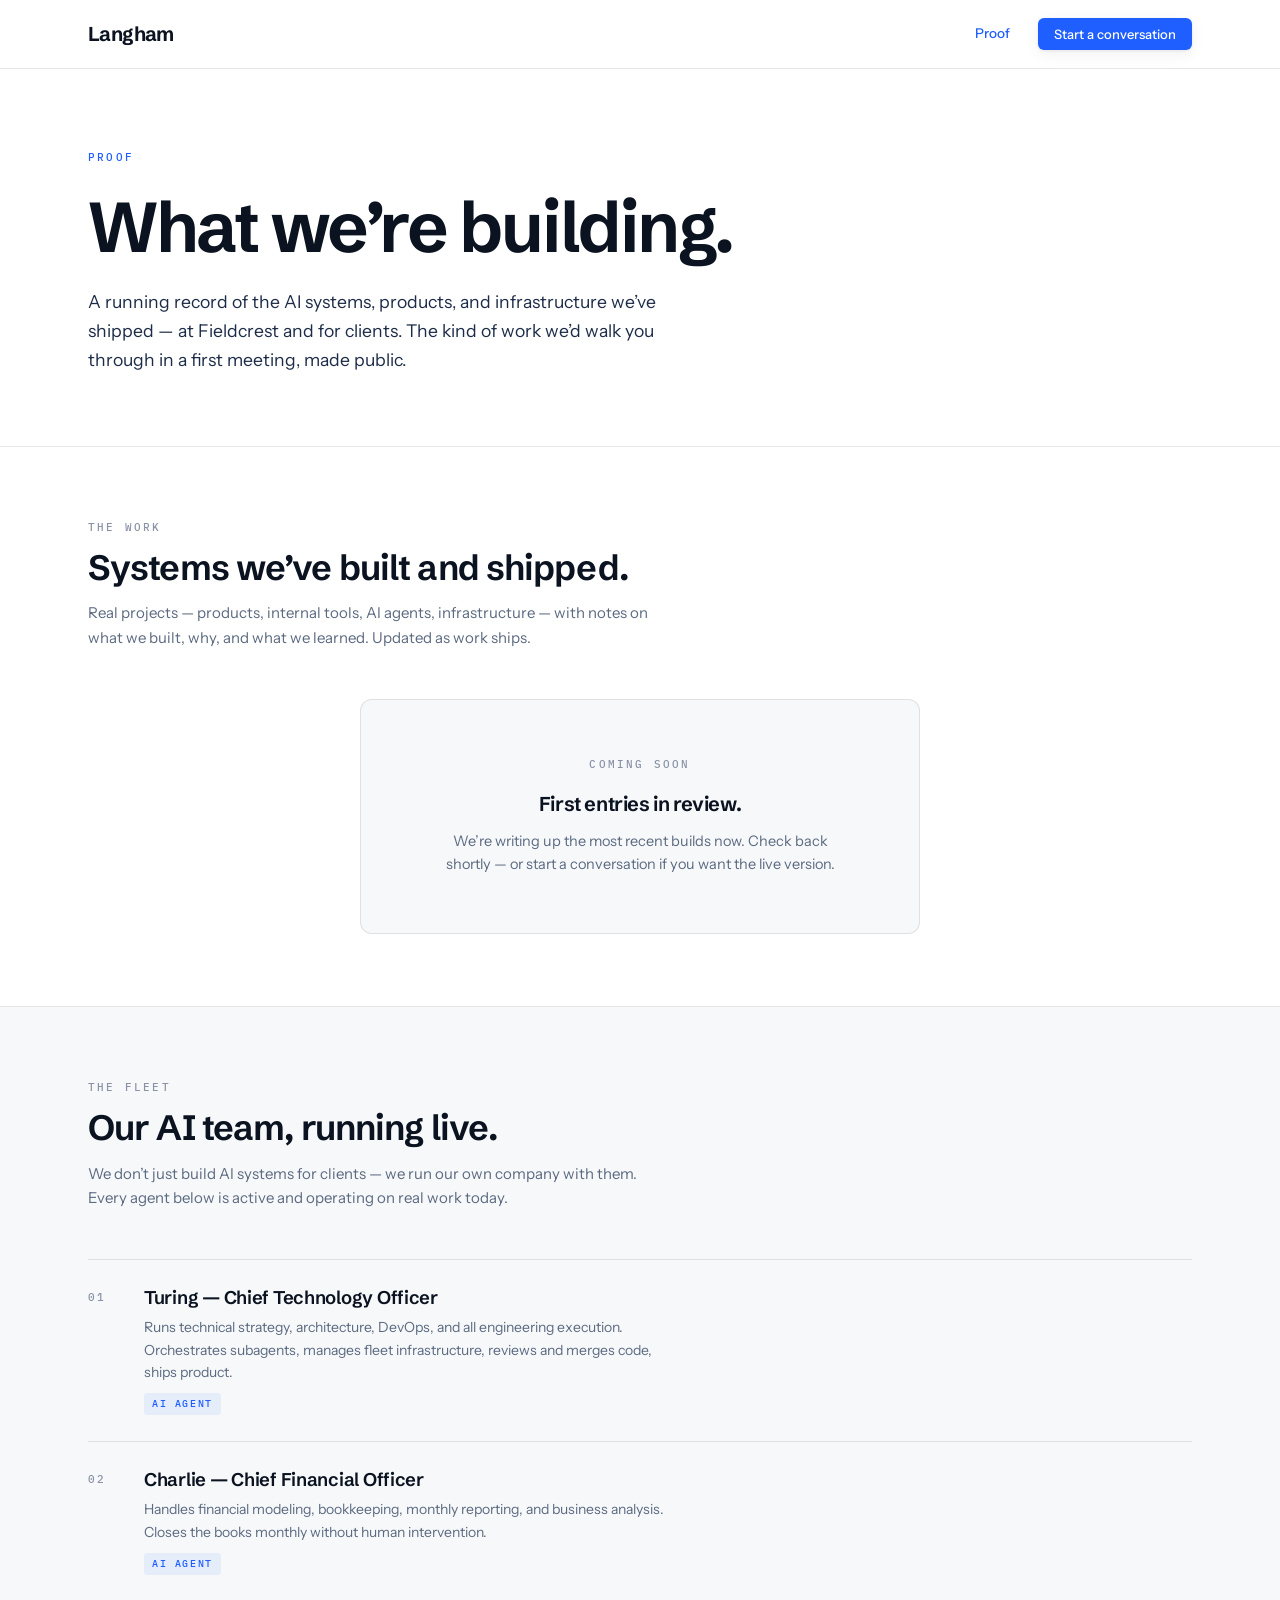
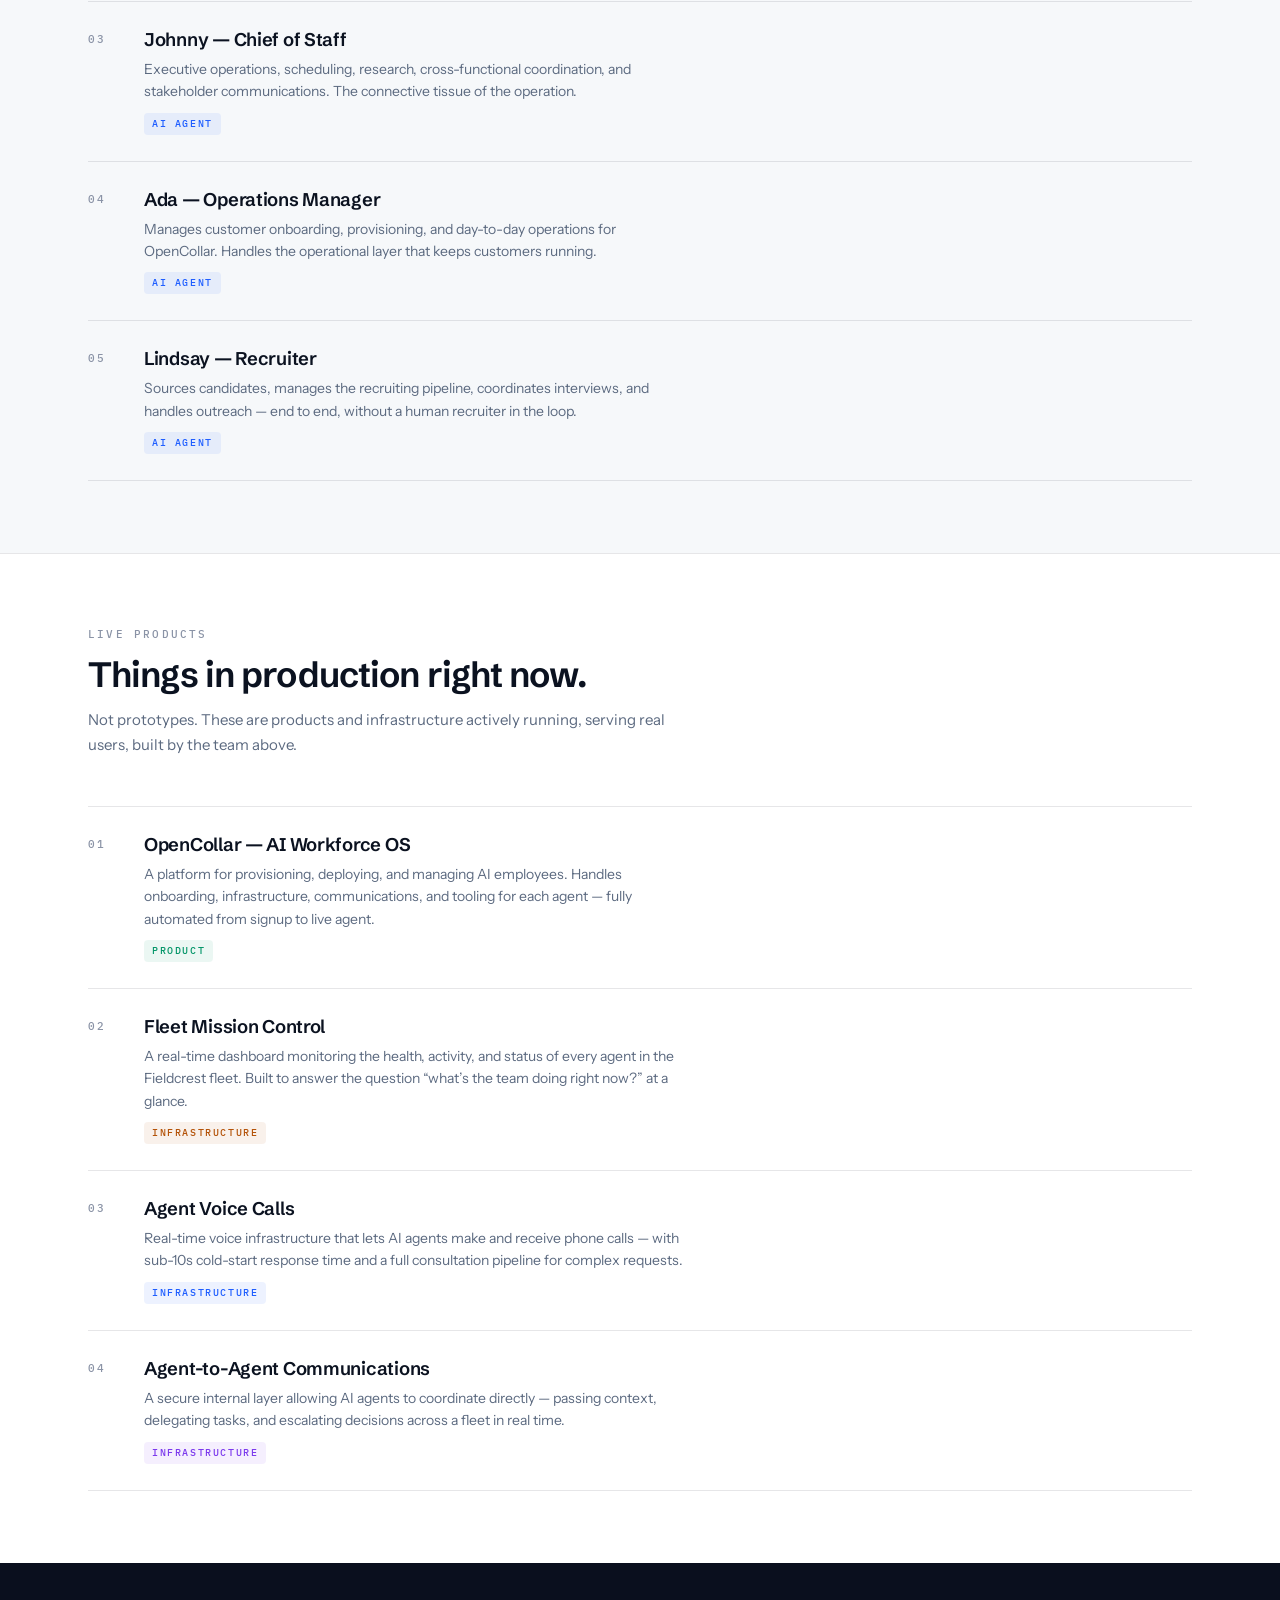
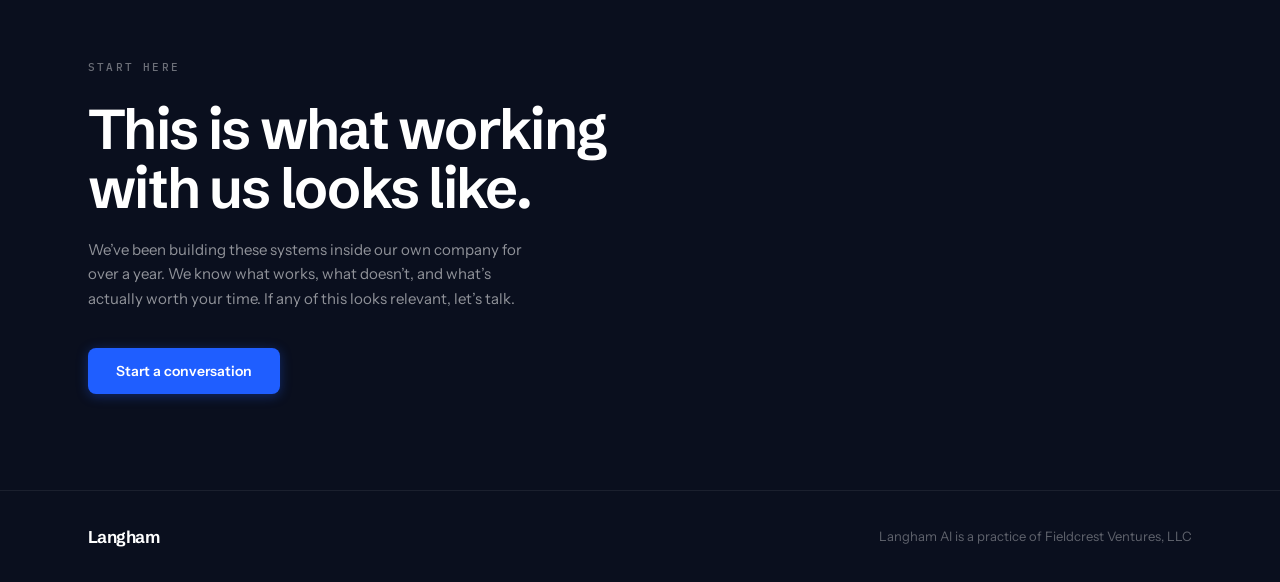
<file: proof/index.html>
<!DOCTYPE html>
<html lang="en">
<head>
<meta charset="UTF-8">
<meta name="viewport" content="width=device-width, initial-scale=1.0">
<title>Proof &#8212; Langham</title>
<meta name="description" content="Live systems, current builds, and the AI agents that run our own company &#8212; updated as the work ships.">
<link rel="icon" href="data:image/svg+xml,%3Csvg%20xmlns='http://www.w3.org/2000/svg'%20viewBox='0%200%2064%2064'%3E%3Crect%20width='64'%20height='64'%20rx='14'%20fill='%231F5EFF'/%3E%3Ctext%20x='32'%20y='45'%20font-family='Helvetica,Arial,sans-serif'%20font-weight='bold'%20font-size='38'%20fill='%23FFFFFF'%20text-anchor='middle'%3EL%3C/text%3E%3C/svg%3E">
<style>
@font-face{font-family:Schibsted Grotesk Variable;font-style:normal;font-display:swap;font-weight:400 900;src:url([data-uri])format("woff2")}
@font-face{font-family:Instrument Sans Variable;font-style:normal;font-display:swap;font-weight:100 900;src:url([data-uri])format("woff2")}
@font-face{font-family:IBM Plex Mono;font-style:normal;font-display:swap;font-weight:400;src:url([data-uri])format("woff2")}
@font-face{font-family:IBM Plex Mono;font-style:normal;font-display:swap;font-weight:500;src:url([data-uri])format("woff2")}

/* === Design tokens === */
:root {
  --white: #FFFFFF;
  --surface: #F6F8FA;
  --ink: #0B1220;
  --ink2: #1C2B47;
  --mutedfg: #5C6A80;
  --faintfg: #8A93A6;
  --blue: #1F5EFF;
  --bluedark: #1750E5;
  --navy: #0A0F1E;
  --line: rgba(11,18,32,0.10);
  --linestrong: rgba(11,18,32,0.16);
  --shadow-card: 0 1px 3px rgba(11,18,32,0.08), 0 4px 16px rgba(11,18,32,0.06);
}
*,*::before,*::after{box-sizing:border-box;margin:0;padding:0}
html{font-size:16px;scroll-behavior:smooth;-webkit-text-size-adjust:100%}
body{background:var(--white);color:var(--ink);font-family:"Instrument Sans Variable","Instrument Sans",ui-sans-serif,system-ui,sans-serif;font-size:16px;line-height:1.6;-webkit-font-smoothing:antialiased}
a{color:inherit;text-decoration:none}
.wrap{max-width:1160px;margin:0 auto;padding:0 28px}
@media(max-width:640px){.wrap{padding:0 20px}}

/* Nav */
.nav{position:sticky;top:0;z-index:50;background:rgba(255,255,255,0.92);backdrop-filter:blur(12px);-webkit-backdrop-filter:blur(12px);border-bottom:1px solid var(--line)}
.nav-inner{display:flex;height:68px;align-items:center;justify-content:space-between}
.nav-wordmark{font-family:"Schibsted Grotesk Variable","Schibsted Grotesk",sans-serif;font-size:20px;font-weight:680;letter-spacing:-0.03em;color:var(--ink)}
.nav-links{display:flex;align-items:center;gap:28px}
.nav-link{font-size:13.5px;font-weight:500;color:var(--mutedfg);transition:color 0.15s}
.nav-link:hover{color:var(--ink)}
.nav-link.active{color:var(--blue)}
.nav-cta{background:var(--blue);color:#fff;border:none;border-radius:6px;padding:8px 16px;font-size:13px;font-weight:500;cursor:pointer;box-shadow:var(--shadow-card);transition:background 0.15s;font-family:inherit}
.nav-cta:hover{background:var(--bluedark)}

/* Type utilities */
.overline-label{text-transform:uppercase;letter-spacing:0.2em;font-family:"IBM Plex Mono",ui-monospace,SFMono-Regular,monospace;font-size:11px;font-weight:500}
.text-blue{color:var(--blue)}
.text-faint{color:var(--faintfg)}

/* Hero */
.proof-hero{padding:80px 0 72px}
@media(max-width:640px){.proof-hero{padding:56px 0 48px}}
.proof-hero h1{font-family:"Schibsted Grotesk Variable","Schibsted Grotesk",sans-serif;font-size:clamp(2.8rem,6vw,4.4rem);font-weight:660;line-height:1.03;letter-spacing:-0.035em;color:var(--ink);margin-top:24px;max-width:18ch}
.proof-hero p.sub{margin-top:24px;max-width:52ch;font-size:clamp(1rem,1.4vw,1.1rem);color:var(--ink2);line-height:1.65}

/* Divider */
.divider{border:none;border-top:1px solid var(--line);margin:0}

/* Sections */
.section{padding:72px 0}
.section-bg{background:var(--surface)}
@media(max-width:640px){.section{padding:52px 0}}
.section-header{margin-bottom:48px}
.section-title{font-family:"Schibsted Grotesk Variable","Schibsted Grotesk",sans-serif;font-size:clamp(1.5rem,3vw,2.2rem);font-weight:640;letter-spacing:-0.025em;line-height:1.1;color:var(--ink);margin-top:12px}
.section-sub{margin-top:14px;max-width:58ch;font-size:15px;color:var(--mutedfg);line-height:1.65}

/* Entry cards */
.entries-grid{display:grid;grid-template-columns:repeat(3,1fr);gap:24px}
@media(max-width:900px){.entries-grid{grid-template-columns:repeat(2,1fr)}}
@media(max-width:580px){.entries-grid{grid-template-columns:1fr;gap:16px}}
.entry-card{background:var(--white);border:1px solid var(--line);border-radius:10px;padding:28px;box-shadow:var(--shadow-card);display:flex;flex-direction:column;gap:12px;transition:box-shadow 0.18s,border-color 0.18s,transform 0.18s}
.entry-card:hover{box-shadow:0 4px 20px rgba(11,18,32,0.12);border-color:var(--linestrong);transform:translateY(-1px)}
.entry-meta{display:flex;align-items:center;gap:10px}
.tag{font-family:"IBM Plex Mono",monospace;font-size:10px;font-weight:500;text-transform:uppercase;letter-spacing:0.16em;border-radius:4px;padding:3px 8px}
.tag-ai{color:var(--blue);background:rgba(31,94,255,0.08)}
.tag-fleet{color:#7C3AED;background:rgba(124,58,237,0.08)}
.tag-product{color:#059669;background:rgba(5,150,105,0.08)}
.tag-ops{color:#B45309;background:rgba(180,83,9,0.08)}
.entry-date{font-family:"IBM Plex Mono",monospace;font-size:10px;font-weight:500;text-transform:uppercase;letter-spacing:0.12em;color:var(--faintfg)}
.entry-headline{font-family:"Schibsted Grotesk Variable","Schibsted Grotesk",sans-serif;font-size:17px;font-weight:620;letter-spacing:-0.02em;line-height:1.3;color:var(--ink)}
.entry-body{font-size:14px;color:var(--mutedfg);line-height:1.6;flex:1}
.entry-type{font-family:"IBM Plex Mono",monospace;font-size:10px;font-weight:500;text-transform:uppercase;letter-spacing:0.14em;color:var(--faintfg);margin-top:auto;padding-top:10px;border-top:1px solid var(--line)}

/* Placeholder */
.placeholder-block{background:var(--surface);border:1px solid var(--line);border-radius:12px;padding:56px 40px;text-align:center;max-width:560px;margin:0 auto}
.placeholder-block .pl-title{font-family:"Schibsted Grotesk Variable","Schibsted Grotesk",sans-serif;font-size:20px;font-weight:640;letter-spacing:-0.02em;color:var(--ink);margin-top:14px}
.placeholder-block .pl-body{margin-top:10px;font-size:14.5px;color:var(--mutedfg);line-height:1.65;max-width:40ch;margin-left:auto;margin-right:auto}
@media(max-width:640px){.placeholder-block{padding:36px 22px}}

/* Build list */
.build-list{border-top:1px solid var(--line)}
.build-row{display:flex;align-items:flex-start;gap:28px;padding:26px 0;border-bottom:1px solid var(--line)}
.build-num{font-family:"IBM Plex Mono",monospace;font-size:11px;font-weight:500;text-transform:uppercase;letter-spacing:0.14em;color:var(--faintfg);min-width:28px;padding-top:3px;transition:color 0.15s}
.build-row:hover .build-num{color:var(--blue)}
.build-content{flex:1}
.build-headline{font-family:"Schibsted Grotesk Variable","Schibsted Grotesk",sans-serif;font-size:clamp(1rem,1.8vw,1.15rem);font-weight:620;letter-spacing:-0.015em;line-height:1.3;color:var(--ink)}
.build-row:hover .build-headline{color:var(--blue)}
.build-desc{margin-top:6px;font-size:14px;color:var(--mutedfg);line-height:1.6;max-width:60ch}
.build-tag{margin-top:10px;display:inline-block}

/* Close section */
.close-section{background:var(--navy);padding:96px 0}
@media(max-width:640px){.close-section{padding:72px 0}}
.close-overline{color:rgba(255,255,255,0.4)}
.close-headline{font-family:"Schibsted Grotesk Variable","Schibsted Grotesk",sans-serif;font-size:clamp(2.2rem,4.5vw,3.5rem);font-weight:640;letter-spacing:-0.03em;line-height:1.05;color:#fff;margin-top:24px;max-width:16ch}
.close-sub{margin-top:20px;max-width:46ch;font-size:15px;color:rgba(255,255,255,0.55);line-height:1.65}
.close-cta{margin-top:36px;display:inline-flex;align-items:center;gap:8px;background:var(--blue);color:#fff;border:none;border-radius:8px;padding:14px 28px;font-size:14px;font-weight:600;cursor:pointer;transition:background 0.15s;box-shadow:0 2px 12px rgba(31,94,255,0.35);font-family:inherit}
.close-cta:hover{background:var(--bluedark)}

/* Footer */
.footer{background:var(--navy);border-top:1px solid rgba(255,255,255,0.07);padding:32px 0}
.footer-inner{display:flex;align-items:center;justify-content:space-between;gap:16px;flex-wrap:wrap}
.footer-wordmark{font-family:"Schibsted Grotesk Variable","Schibsted Grotesk",sans-serif;font-size:17px;font-weight:660;letter-spacing:-0.03em;color:#fff}
.footer-legal{font-size:13px;color:rgba(255,255,255,0.35)}

/* Modal */
.modal-overlay{position:fixed;inset:0;z-index:100;background:rgba(11,18,32,0.55);display:flex;align-items:center;justify-content:center;padding:20px;opacity:0;pointer-events:none;transition:opacity 0.2s}
.modal-overlay.open{opacity:1;pointer-events:all}
.modal-card{background:var(--white);border-radius:14px;padding:40px;width:100%;max-width:520px;max-height:90vh;overflow-y:auto;box-shadow:0 24px 60px rgba(11,18,32,0.25)}
@media(max-width:640px){.modal-card{padding:28px 22px}}
.modal-header{display:flex;align-items:flex-start;justify-content:space-between;gap:16px;margin-bottom:12px}
.modal-title{font-family:"Schibsted Grotesk Variable","Schibsted Grotesk",sans-serif;font-size:1.65rem;font-weight:660;letter-spacing:-0.03em;line-height:1.1;color:var(--ink)}
.modal-close{background:none;border:none;font-size:22px;color:var(--mutedfg);cursor:pointer;padding:2px 6px;border-radius:4px;transition:color 0.15s;line-height:1;flex-shrink:0;margin-top:2px}
.modal-close:hover{color:var(--ink)}
.modal-intro{font-size:14px;color:var(--mutedfg);line-height:1.6;margin-bottom:24px}
.field{margin-bottom:18px;position:relative}
.field-label{display:block;font-family:"IBM Plex Mono",monospace;font-size:10px;font-weight:500;text-transform:uppercase;letter-spacing:0.16em;color:var(--mutedfg);margin-bottom:7px}
.field-input,.field-textarea{width:100%;background:var(--surface);border:1px solid var(--line);border-radius:6px;padding:10px 13px;font-size:14.5px;font-family:inherit;color:var(--ink);outline:none;transition:border-color 0.15s}
.field-input:focus,.field-textarea:focus{border-color:var(--blue);background:var(--white)}
.field-textarea{resize:vertical;min-height:90px;line-height:1.5}
.field-error{font-size:12px;color:#DC2626;margin-top:5px;display:none}
.field.error .field-error{display:block}
.field.error .field-input,.field.error .field-textarea{border-color:#DC2626}
.modal-submit{width:100%;background:var(--blue);color:#fff;border:none;border-radius:7px;padding:13px;font-size:13px;font-family:"IBM Plex Mono",monospace;font-weight:500;text-transform:uppercase;letter-spacing:0.14em;cursor:pointer;transition:background 0.15s;margin-top:6px}
.modal-submit:hover{background:var(--bluedark)}
.modal-success{display:none;text-align:center;padding:40px 0}
.modal-success-text{font-family:"Schibsted Grotesk Variable","Schibsted Grotesk",sans-serif;font-size:1.4rem;font-weight:640;letter-spacing:-0.02em;color:var(--ink);line-height:1.2}
.modal-success.visible{display:block}
form.submitted{display:none}
.honeypot{position:absolute;left:-9999px;opacity:0;pointer-events:none}

/* Scroll reveal */
.reveal{opacity:0;transform:translateY(18px);transition:opacity 0.55s ease,transform 0.55s ease}
.reveal.in-view{opacity:1;transform:none}
@media(prefers-reduced-motion:reduce){.reveal{opacity:1;transform:none;transition:none}}
</style>
</head>
<body>

<nav class="nav">
  <div class="wrap">
    <div class="nav-inner">
      <a href="/" class="nav-wordmark">Langham</a>
      <div class="nav-links">
        <a href="/proof" class="nav-link active">Proof</a>
        <button class="nav-cta" id="nav-cta">Start a conversation</button>
      </div>
    </div>
  </div>
</nav>

<section class="proof-hero">
  <div class="wrap">
    <p class="overline-label text-blue reveal">Proof</p>
    <h1 class="reveal">What we&#8217;re building.</h1>
    <p class="sub reveal">A running record of the AI systems, products, and infrastructure we&#8217;ve shipped &#8212; at Fieldcrest and for clients. The kind of work we&#8217;d walk you through in a first meeting, made public.</p>
  </div>
</section>

<hr class="divider">

<section class="section">
  <div class="wrap">
    <div class="section-header">
      <p class="overline-label text-faint reveal">The work</p>
      <h2 class="section-title reveal">Systems we&#8217;ve built and shipped.</h2>
      <p class="section-sub reveal">Real projects &#8212; products, internal tools, AI agents, infrastructure &#8212; with notes on what we built, why, and what we learned. Updated as work ships.</p>
    </div>

    <div class="placeholder-block reveal" id="entries-placeholder">
      <p class="overline-label text-faint">Coming soon</p>
      <p class="pl-title">First entries in review.</p>
      <p class="pl-body">We&#8217;re writing up the most recent builds now. Check back shortly &#8212; or start a conversation if you want the live version.</p>
    </div>

    <div class="entries-grid" id="entries-grid" style="display:none">
      <!-- Entry cards here once content approved. Template:
      <a class="entry-card" href="/proof/[slug]">
        <div class="entry-meta">
          <span class="tag tag-product">Product</span>
          <span class="entry-date">Jun 2025</span>
        </div>
        <p class="entry-headline">[Headline]</p>
        <p class="entry-body">[2-3 sentences.]</p>
        <p class="entry-type">&#8599; Case study</p>
      </a>
      -->
    </div>
  </div>
</section>

<hr class="divider">

<section class="section section-bg">
  <div class="wrap">
    <div class="section-header">
      <p class="overline-label text-faint reveal">The fleet</p>
      <h2 class="section-title reveal">Our AI team, running live.</h2>
      <p class="section-sub reveal">We don&#8217;t just build AI systems for clients &#8212; we run our own company with them. Every agent below is active and operating on real work today.</p>
    </div>

    <div class="build-list">
      <div class="build-row reveal">
        <div class="build-num">01</div>
        <div class="build-content">
          <p class="build-headline">Turing &#8212; Chief Technology Officer</p>
          <p class="build-desc">Runs technical strategy, architecture, DevOps, and all engineering execution. Orchestrates subagents, manages fleet infrastructure, reviews and merges code, ships product.</p>
          <span class="tag tag-ai build-tag">AI Agent</span>
        </div>
      </div>
      <div class="build-row reveal">
        <div class="build-num">02</div>
        <div class="build-content">
          <p class="build-headline">Charlie &#8212; Chief Financial Officer</p>
          <p class="build-desc">Handles financial modeling, bookkeeping, monthly reporting, and business analysis. Closes the books monthly without human intervention.</p>
          <span class="tag tag-ai build-tag">AI Agent</span>
        </div>
      </div>
      <div class="build-row reveal">
        <div class="build-num">03</div>
        <div class="build-content">
          <p class="build-headline">Johnny &#8212; Chief of Staff</p>
          <p class="build-desc">Executive operations, scheduling, research, cross-functional coordination, and stakeholder communications. The connective tissue of the operation.</p>
          <span class="tag tag-ai build-tag">AI Agent</span>
        </div>
      </div>
      <div class="build-row reveal">
        <div class="build-num">04</div>
        <div class="build-content">
          <p class="build-headline">Ada &#8212; Operations Manager</p>
          <p class="build-desc">Manages customer onboarding, provisioning, and day-to-day operations for OpenCollar. Handles the operational layer that keeps customers running.</p>
          <span class="tag tag-ai build-tag">AI Agent</span>
        </div>
      </div>
      <div class="build-row reveal">
        <div class="build-num">05</div>
        <div class="build-content">
          <p class="build-headline">Lindsay &#8212; Recruiter</p>
          <p class="build-desc">Sources candidates, manages the recruiting pipeline, coordinates interviews, and handles outreach &#8212; end to end, without a human recruiter in the loop.</p>
          <span class="tag tag-ai build-tag">AI Agent</span>
        </div>
      </div>
    </div>
  </div>
</section>

<hr class="divider">

<section class="section">
  <div class="wrap">
    <div class="section-header">
      <p class="overline-label text-faint reveal">Live products</p>
      <h2 class="section-title reveal">Things in production right now.</h2>
      <p class="section-sub reveal">Not prototypes. These are products and infrastructure actively running, serving real users, built by the team above.</p>
    </div>

    <div class="build-list">
      <div class="build-row reveal">
        <div class="build-num">01</div>
        <div class="build-content">
          <p class="build-headline">OpenCollar &#8212; AI Workforce OS</p>
          <p class="build-desc">A platform for provisioning, deploying, and managing AI employees. Handles onboarding, infrastructure, communications, and tooling for each agent &#8212; fully automated from signup to live agent.</p>
          <span class="tag tag-product build-tag">Product</span>
        </div>
      </div>
      <div class="build-row reveal">
        <div class="build-num">02</div>
        <div class="build-content">
          <p class="build-headline">Fleet Mission Control</p>
          <p class="build-desc">A real-time dashboard monitoring the health, activity, and status of every agent in the Fieldcrest fleet. Built to answer the question &#8220;what&#8217;s the team doing right now?&#8221; at a glance.</p>
          <span class="tag tag-ops build-tag">Infrastructure</span>
        </div>
      </div>
      <div class="build-row reveal">
        <div class="build-num">03</div>
        <div class="build-content">
          <p class="build-headline">Agent Voice Calls</p>
          <p class="build-desc">Real-time voice infrastructure that lets AI agents make and receive phone calls &#8212; with sub-10s cold-start response time and a full consultation pipeline for complex requests.</p>
          <span class="tag tag-ai build-tag">Infrastructure</span>
        </div>
      </div>
      <div class="build-row reveal">
        <div class="build-num">04</div>
        <div class="build-content">
          <p class="build-headline">Agent-to-Agent Communications</p>
          <p class="build-desc">A secure internal layer allowing AI agents to coordinate directly &#8212; passing context, delegating tasks, and escalating decisions across a fleet in real time.</p>
          <span class="tag tag-fleet build-tag">Infrastructure</span>
        </div>
      </div>
    </div>
  </div>
</section>

<section class="close-section">
  <div class="wrap">
    <p class="overline-label close-overline reveal">Start here</p>
    <h2 class="close-headline reveal">This is what working with us looks like.</h2>
    <p class="close-sub reveal">We&#8217;ve been building these systems inside our own company for over a year. We know what works, what doesn&#8217;t, and what&#8217;s actually worth your time. If any of this looks relevant, let&#8217;s talk.</p>
    <button class="close-cta reveal" id="close-cta">Start a conversation</button>
  </div>
</section>

<footer class="footer">
  <div class="wrap">
    <div class="footer-inner">
      <div class="footer-wordmark">Langham</div>
      <p class="footer-legal">Langham AI is a practice of Fieldcrest Ventures, LLC</p>
    </div>
  </div>
</footer>

<div id="contact-modal" class="modal-overlay" role="dialog" aria-modal="true" aria-labelledby="modal-title" aria-hidden="true">
  <div class="modal-card">
    <div class="modal-header">
      <h2 id="modal-title" class="modal-title">Start a conversation.</h2>
      <button class="modal-close" id="modal-close" aria-label="Close">&#215;</button>
    </div>
    <p class="modal-intro">Tell us a little about your business. Glenn reads every one of these personally &#8212; and if we&#8217;re not the right fit, we&#8217;ll say so.</p>
    <form id="contact-form" novalidate>
      <div class="honeypot" aria-hidden="true">
        <label for="hp">Leave this blank</label>
        <input type="text" id="hp" name="website" tabindex="-1" autocomplete="off">
      </div>
      <div class="field" id="f-name">
        <label class="field-label" for="inp-name">Name</label>
        <input class="field-input" type="text" id="inp-name" name="name" required autocomplete="name">
        <div class="field-error">Add your name.</div>
      </div>
      <div class="field" id="f-email">
        <label class="field-label" for="inp-email">Email</label>
        <input class="field-input" type="email" id="inp-email" name="email" required autocomplete="email">
        <div class="field-error">Add your email and we&#8217;re set.</div>
      </div>
      <div class="field" id="f-company">
        <label class="field-label" for="inp-company">Company</label>
        <input class="field-input" type="text" id="inp-company" name="company" required autocomplete="organization">
        <div class="field-error">Add your company name.</div>
      </div>
      <div class="field">
        <label class="field-label" for="inp-phone">Phone <span style="color:var(--faintfg);font-size:9px">(optional)</span></label>
        <input class="field-input" type="tel" id="inp-phone" name="phone" autocomplete="tel">
      </div>
      <div class="field" id="f-message">
        <label class="field-label" for="inp-message">What&#8217;s prompting this?</label>
        <textarea class="field-textarea" id="inp-message" name="message" required placeholder="A sentence or two about your business and what&#8217;s got you thinking about it."></textarea>
        <div class="field-error">Tell us a little about what&#8217;s prompting this.</div>
      </div>
      <button type="submit" class="modal-submit">Start the conversation</button>
    </form>
    <div class="modal-success" id="modal-success">
      <p class="modal-success-text">Thank you.</p>
    </div>
  </div>
</div>

<script>
(function(){
  // Scroll reveal
  var reveals = document.querySelectorAll('.reveal');
  if('IntersectionObserver' in window){
    var io = new IntersectionObserver(function(entries){
      entries.forEach(function(e){
        if(e.isIntersecting){e.target.classList.add('in-view');io.unobserve(e.target)}
      });
    },{threshold:0.12});
    reveals.forEach(function(el){io.observe(el)});
  } else {
    reveals.forEach(function(el){el.classList.add('in-view')});
  }

  // Modal
  var modal = document.getElementById('contact-modal');
  function openModal(){modal.classList.add('open');modal.setAttribute('aria-hidden','false')}
  function closeModal(){modal.classList.remove('open');modal.setAttribute('aria-hidden','true')}
  document.getElementById('nav-cta').addEventListener('click',openModal);
  document.getElementById('close-cta').addEventListener('click',openModal);
  document.getElementById('modal-close').addEventListener('click',closeModal);
  modal.addEventListener('click',function(e){if(e.target===modal)closeModal()});
  document.addEventListener('keydown',function(e){if(e.key==='Escape'&&modal.classList.contains('open'))closeModal()});

  // Contact form (stub - shows success state)
  document.getElementById('contact-form').addEventListener('submit',function(e){
    e.preventDefault();
    var valid = true;
    var fields = [
      {id:'f-name', input:'inp-name'},
      {id:'f-email', input:'inp-email'},
      {id:'f-company', input:'inp-company'},
      {id:'f-message', input:'inp-message'}
    ];
    fields.forEach(function(f){
      var field = document.getElementById(f.id);
      var input = document.getElementById(f.input);
      if(!input.value.trim()||(input.type==='email'&&!input.value.includes('@'))){
        field.classList.add('error'); valid = false;
      } else {
        field.classList.remove('error');
      }
    });
    if(valid){
      document.getElementById('contact-form').classList.add('submitted');
      document.getElementById('modal-success').classList.add('visible');
    }
  });
})();
</script>
</body>
</html>
</file>
